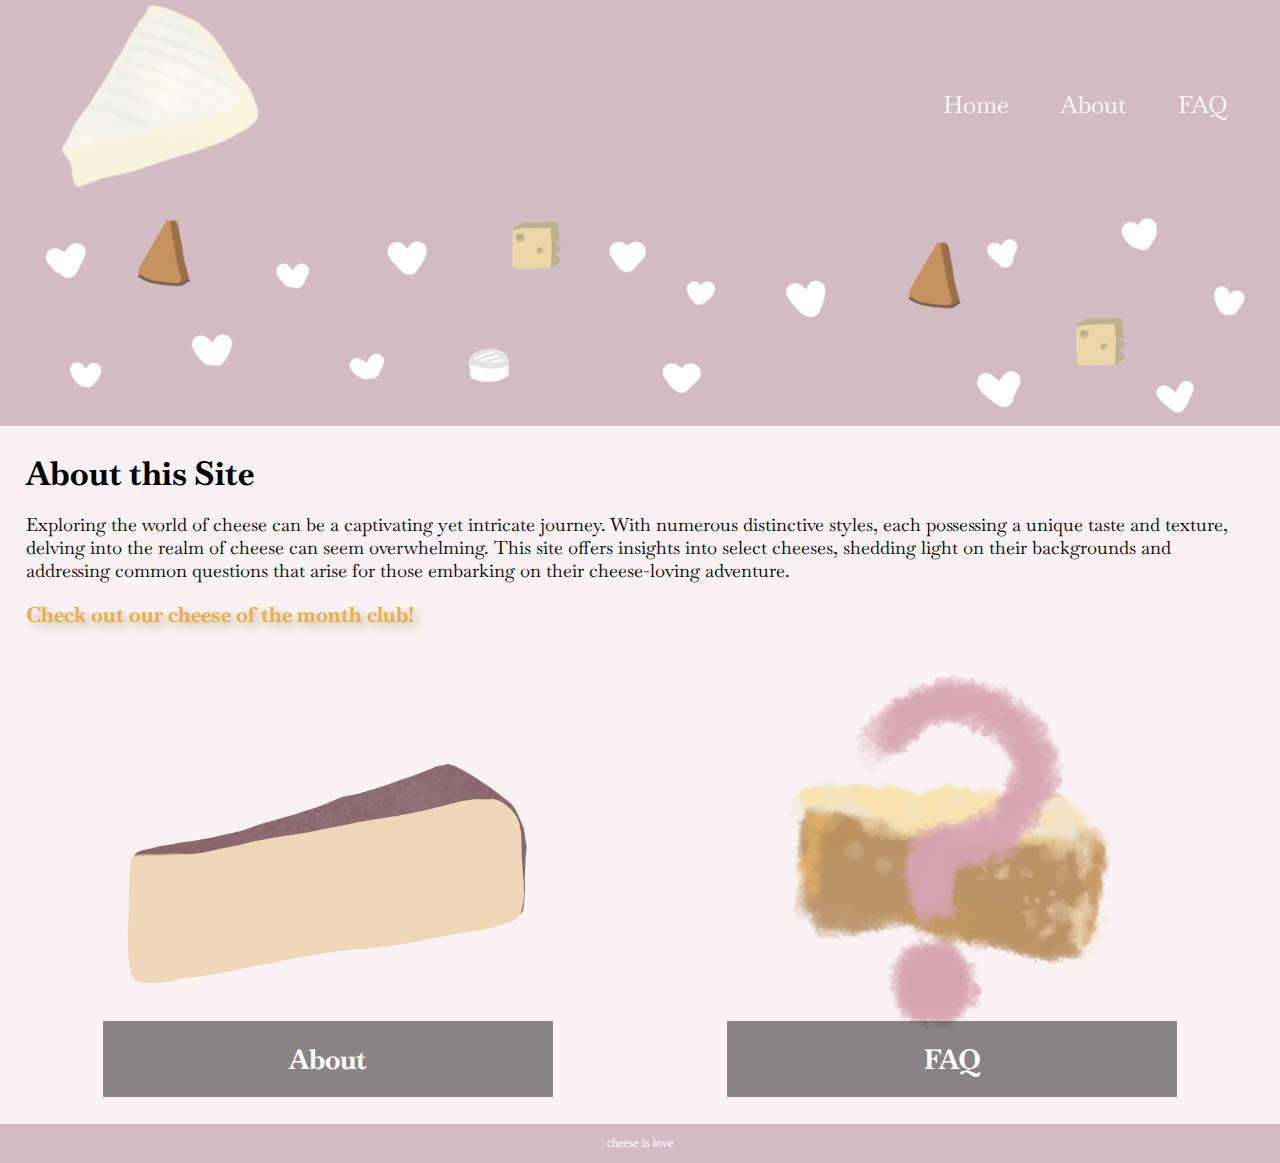
<file: index.html>
<!DOCTYPE html>
<!--This website was created by Megan Bawden-->
<html lang = "en">
<head>
	<title>Cheese</title>
	<meta charset="utf-8">
	<link rel="stylesheet" href="css/styles.css">
	<meta name="viewport" content="width=device-width, initial-scale=1">
	<link rel="preconnect" href="https://fonts.googleapis.com">
<link rel="preconnect" href="https://fonts.gstatic.com" crossorigin>
<link href="https://fonts.googleapis.com/css2?family=Baskervville&display=swap" rel="stylesheet">
	<link rel="shortcut icon" href="images/favicon.ico">
	<link rel="icon" type="image/png" sizes="32x32" href="images/favicon-32.png">
	<link rel="apple-touch-icon" sizes="180x180" href="images/apple-touch-icon.png"> 
	<link rel="icon" sizes="192x192" href="images/android-chrome-192.png"> 
	 	 
</head>
	<body>

	<div id = "container">

		 <!-- Use the header area for the website name or logo --> 
		<header>
		<a href = "index.html"><img src= "images/lilbrie.png" alt= "stars logo"></a>
		</header>
		
		<!-- Use the nav area to add hyperlinks to other pages within the website --> 	
		<nav>
			<ul>
			<li><a href="index.html">Home</a></li> 
				<li><a href="about.html">About</a></li>
				<li><a href="faq.html">FAQ</a></li>
			</ul> 
		</nav>
		
		<!--hero image-->
		<div id = "hero" class="tablet-desktop">
			<img src="images/sm-chz-hearts.png" alt="happy birthday leslie"> 
		</div>
		<!-- Use the main area to add main content of the webpage--> 	
		<main>
			<div class="mobile">
			<h1>About this Site</h1>
			<p>Exploring the world of cheese can be a captivating yet intricate journey. With numerous distinctive styles, each possessing a unique taste and texture, delving into the realm of cheese can seem overwhelming. 
			This site offers insights into select cheeses, shedding light on their backgrounds and addressing common questions that arise for those embarking on their cheese-loving adventure. </p>
			
				
			 
			</div>
		<div class = "tablet-desktop">	
			<h1>About this Site</h1>
			<p>Exploring the world of cheese can be a captivating yet intricate journey. With numerous distinctive styles, each possessing a unique taste and texture, delving into the realm of cheese can seem overwhelming. 
			This site offers insights into select cheeses, shedding light on their backgrounds and addressing common questions that arise for those embarking on their cheese-loving adventure.</p>
			<p> <a class= external-link href="welcome.html"><span class = "action">Check out our cheese of the month club!</span> </a> </p>
					

			
		</div>
			<div class="grid">
				<figure class="frame">
					<a href="about.html"><img src="images/merlot.png" alt="sun art"></a> 
					<figcaption class="pic-text">About</figcaption> 
				</figure>
				
				<figure class="frame">
					<a href="faq.html"><img src="images/parmq.png" alt="healthy food in the shape of a heart"></a> 
					<figcaption class="pic-text">FAQ</figcaption> 
				</figure>
				
				
			</div>
			
		</main>
		 <!-- Use the footer area to add webpage footer content --> 
		<footer>
			<p>cheese is love<p>
		</footer>
	
	</div>
	
</body>

</html>
</file>
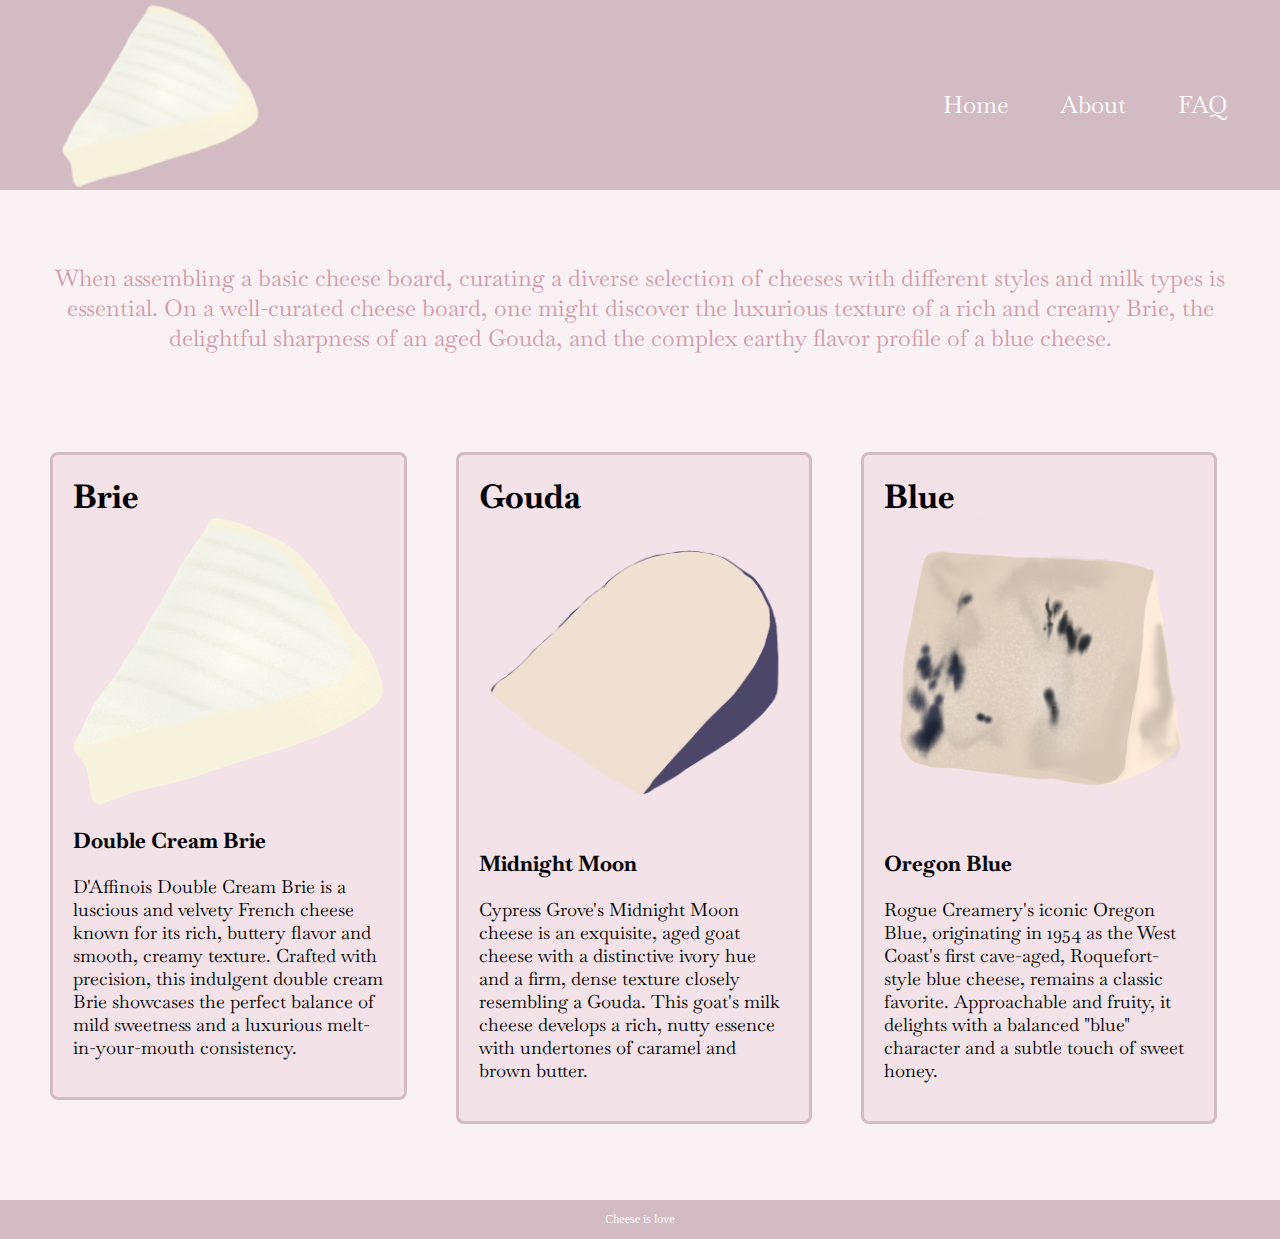
<file: about.html>
<!DOCTYPE html>
<!--This website was created by Megan Bawden-->
<html lang = "en">
<head>
	<title>Cheese</title>
	<meta charset="utf-8">
	<link rel="stylesheet" href="css/styles.css">
	<meta name="viewport" content="width=device-width, initial-scale=1">
	<link rel="preconnect" href="https://fonts.googleapis.com">
<link rel="preconnect" href="https://fonts.gstatic.com" crossorigin>
<link href="https://fonts.googleapis.com/css2?family=Baskervville&display=swap" rel="stylesheet">
	<link rel="shortcut icon" href="images/favicon.ico">
	<link rel="icon" type="image/png" sizes="32x32" href="images/favicon-32.png">
	<link rel="apple-touch-icon" sizes="180x180" href="images/apple-touch-icon.png"> 
	<link rel="icon" sizes="192x192" href="images/android-chrome-192.png"> 
	 
</head>
<body>

	<section id="container">

		 <!-- Use the header area for the website name or logo --> 
		<header>
		
		<a href = "index.html"><img src= "images/lilbrie.png" alt= "stars logo" ></a>
		</header>
			
		<!-- Use the nav area to add hyperlinks to other pages within the website --> 	
		<nav>
			<ul>
				<li><a href="index.html">Home</a></li> 
				<li><a href="about.html">About</a></li>
				<li><a href="faq.html">FAQ</a></li>
			</ul> 
		</nav>
	</section>
		<!-- Use the main area to add main content of the webpage--> 	
		<main>
		<aside class = "grid-item5">
			
			<p>When assembling a basic cheese board, 
			curating a diverse selection of cheeses with different styles and milk types is essential.
			On a well-curated cheese board, one might discover the luxurious texture of a rich and creamy Brie, the delightful sharpness of an aged Gouda, 
			and the complex earthy flavor profile of a blue cheese. </p>
		</aside>
		<section id= "sky" class = "tablet-desktop">
		</section>
	
		
		<section id="sun">
			<h1>Brie</h1>
			
			<img src="images/brie.png" alt="taurus sun" class= "round">
			
			<h3>Double Cream Brie</h3>
			<p>D'Affinois Double Cream Brie is a luscious and velvety French cheese known for its rich, buttery flavor and smooth, 
			creamy texture. Crafted with precision, this indulgent double cream Brie showcases the perfect balance of mild sweetness
			and a luxurious melt-in-your-mouth consistency.</p>
			
		
		</section>
		
		<section id = "moon">
			<h1>Gouda</h1>
			<img src="images/midnight-moon.png" 
			alt="midnight moon cheese" class= "round" >
			<h3>Midnight Moon</h3>
			<p>Cypress Grove's Midnight Moon cheese is an exquisite,
			aged goat cheese with a distinctive ivory hue and a firm,
			dense texture closely resembling a Gouda. This goat's milk cheese develops a rich,
			nutty essence with undertones of caramel and brown butter. </p>
		</section>
		
		<section id="rising">
		<h1>Blue</h1>
		<img src="images/blue.png" alt="sagittarius" class="round">
		<h3>Oregon Blue</h3>
		<p> Rogue Creamery's iconic Oregon Blue, 
		originating in 1954 as the West Coast's first cave-aged, Roquefort-style blue cheese,
		remains a classic favorite. Approachable and fruity, it delights with a balanced "blue" 
		character and a subtle touch of sweet honey.</p>
		
		</section>
		<section id= "sky" class = "tablet-desktop">
		</section>
		
		
		</main>
		
		 <!-- Use the footer area to add webpage footer content --> 
		<footer>
			<p>Cheese is love<p>	
		</footer>
		
	
	
</body>
</html>
</file>
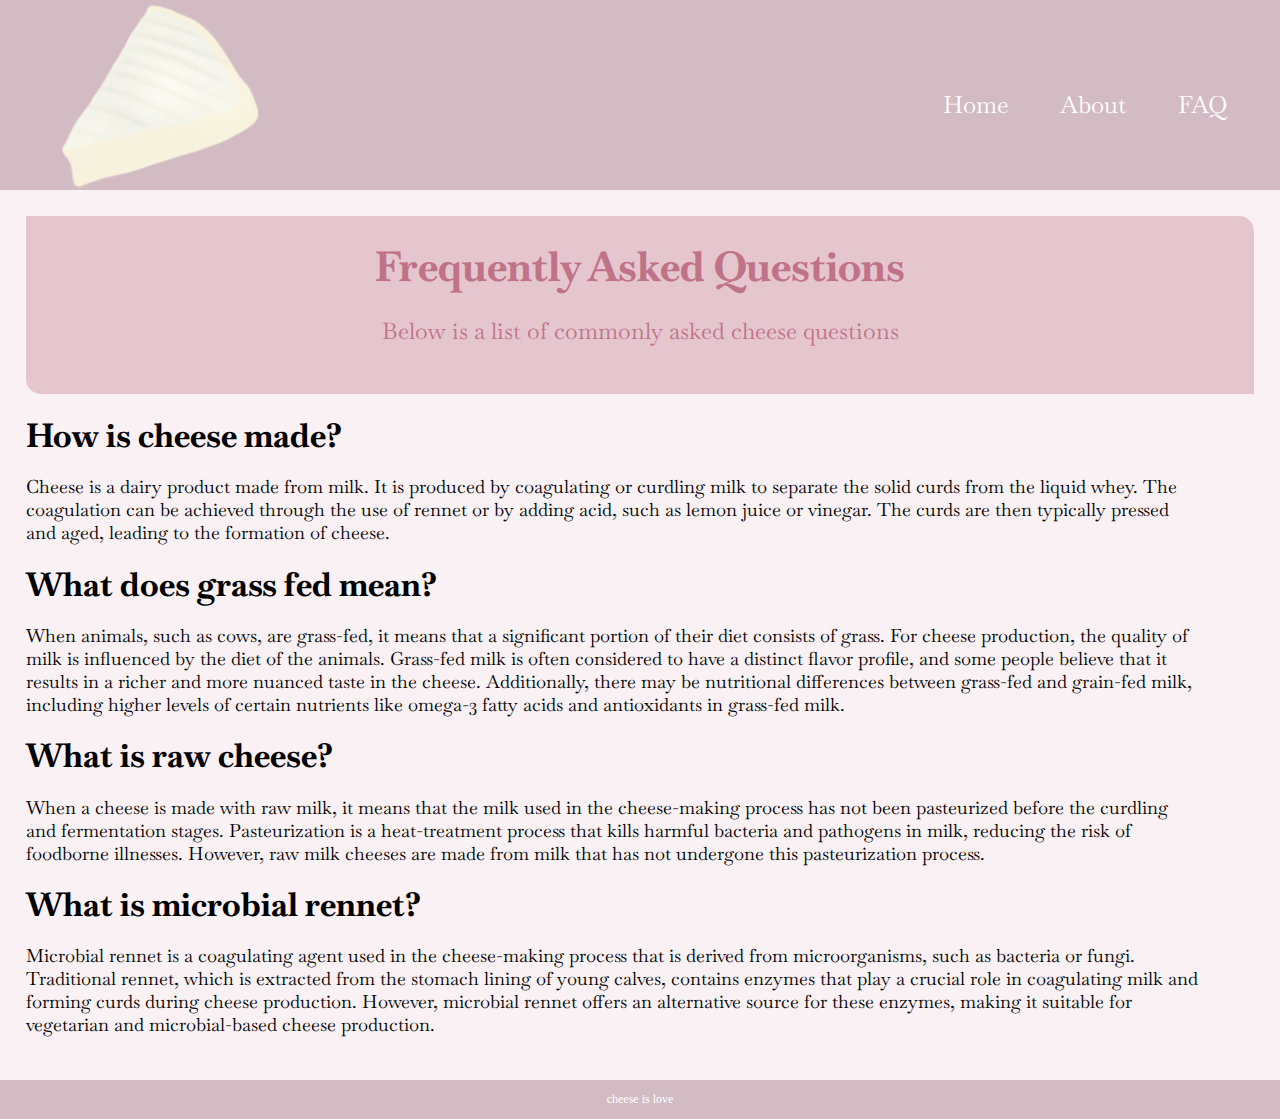
<file: faq.html>
<!DOCTYPE html>
<!--This website was created by Megan Bawden 2.12.2022-->
<html lang = "en">
<head>
	<title>Cheese</title>
	<meta charset="utf-8">
	<link rel="stylesheet" href="css/styles.css">
	<meta name="viewport" content="width=device-width, initial-scale=1">
<link rel="preconnect" href="https://fonts.googleapis.com">
<link rel="preconnect" href="https://fonts.gstatic.com" crossorigin>
<link href="https://fonts.googleapis.com/css2?family=Baskervville&display=swap" rel="stylesheet">
	<link rel="shortcut icon" href="images/favicon.ico">
	<link rel="icon" type="image/png" sizes="32x32" href="images/favicon-32.png">
	<link rel="apple-touch-icon" sizes="180x180" href="images/apple-touch-icon.png"> 
	<link rel="icon" sizes="192x192" href="images/android-chrome-192.png"> 
	 
</head>
<body>

	<div id="container">

		 <!-- Use the header area for the website name or logo --> 
		<header>
		<a href = "index.html"><img src= "images/lilbrie.png" alt= "stars logo"></a>
		</header>
			
		<!-- Use the nav area to add hyperlinks to other pages within the website --> 	
		<nav>
			<ul>
				<li><a href="index.html">Home</a></li> 
				<li><a href="about.html">About</a></li>
				<li><a href="faq.html">FAQ</a></li>
			</ul> 
		</nav>
		<!-- Use the main area to add main content of the webpage--> 	
		<main class = "grid">
		<aside class = "grid-item4">
			<h1>Frequently Asked Questions</h1>
			<p>Below is a list of commonly asked cheese questions</p>
		</aside>
		
			<div class="mobile">
			<h1>How is cheese made?</h1>
			<p>Cheese is a dairy product made from milk.
			It is produced by coagulating or curdling milk to separate the solid curds from the liquid whey.
			The coagulation can be achieved through the use of rennet or by adding acid, such as lemon juice or vinegar.
			The curds are then typically pressed and aged, leading to the formation of cheese.</p>
			<h1>What does grass fed mean?</h1>
			<p> When animals, such as cows, are grass-fed, it means that a significant portion of their diet consists of grass.
			For cheese production, the quality of milk is influenced by the diet of the animals.
			Grass-fed milk is often considered to have a distinct flavor profile,
			and some people believe that it results in a richer and more nuanced taste in the cheese. 
			Additionally, there may be nutritional differences between grass-fed and grain-fed milk,
			including higher levels of certain nutrients like omega-3 fatty acids and antioxidants in grass-fed milk. </p>
			<h1>What is raw cheese?</h1>
			<p>When a cheese is made with raw milk, it means that the milk used in the cheese-making process has not been pasteurized before the curdling and fermentation stages.
			Pasteurization is a heat-treatment process that kills harmful bacteria and pathogens in milk, 
			reducing the risk of foodborne illnesses. However, raw milk cheeses are made from milk 
			that has not undergone this pasteurization process. 
			</p>
			<h1>What is microbial rennet?</h1>
			<p>Microbial rennet is a coagulating agent used in the cheese-making process that is derived from microorganisms, such as bacteria or fungi. Traditional rennet,
			which is extracted from the stomach lining of young calves, contains enzymes that play a crucial role in coagulating milk 
			and forming curds during cheese production. However, microbial rennet offers an alternative source for these enzymes,
			making it suitable for vegetarian and microbial-based cheese production.</p>
			</div>
		<div class = "tablet-desktop">	

			<h1>How is cheese made?</h1>
			<p>Cheese is a dairy product made from milk.
			It is produced by coagulating or curdling milk to separate the solid curds from the liquid whey.
			The coagulation can be achieved through the use of rennet or by adding acid, such as lemon juice or vinegar.
			The curds are then typically pressed and aged, leading to the formation of cheese.</p>
			<h1>What does grass fed mean?</h1>
			<p> When animals, such as cows, are grass-fed, it means that a significant portion of their diet consists of grass.
			For cheese production, the quality of milk is influenced by the diet of the animals.
			Grass-fed milk is often considered to have a distinct flavor profile,
			and some people believe that it results in a richer and more nuanced taste in the cheese. 
			Additionally, there may be nutritional differences between grass-fed and grain-fed milk,
			including higher levels of certain nutrients like omega-3 fatty acids and antioxidants in grass-fed milk. </p>
			<h1>What is raw cheese?</h1>
			<p>When a cheese is made with raw milk, it means that the milk used in the cheese-making process has not been pasteurized before the curdling and fermentation stages.
			Pasteurization is a heat-treatment process that kills harmful bacteria and pathogens in milk, 
			reducing the risk of foodborne illnesses. However, raw milk cheeses are made from milk 
			that has not undergone this pasteurization process. 
			</p>
			<h1>What is microbial rennet?</h1>
			<p>Microbial rennet is a coagulating agent used in the cheese-making process that is derived from microorganisms, such as bacteria or fungi. Traditional rennet,
			which is extracted from the stomach lining of young calves, contains enzymes that play a crucial role in coagulating milk 
			and forming curds during cheese production. However, microbial rennet offers an alternative source for these enzymes,
			making it suitable for vegetarian and microbial-based cheese production.</p>
		</div>
		
		</main>
		
		 <!-- Use the footer area to add webpage footer content --> 
			<footer>
			<p>cheese is love<p>
			</footer>
		
		
	</div>
	
</body>
</html>
</file>
<file: css/styles.css>
/*
Author: Megan Bawden
Date: 01.03.2024
File Name: styles.css
*/

/*CSS Reset */
body, header, nav, main, footer, h1, div, img, ul, figure, figcaption, section, article, aside {
	margin: 0;
	padding: 0;
	border: 0;
}

 /* Style rules for body and images */
body {
	background-color: #d3bbc3;
}

img {
	max-width:100%;
	display: block;
}

/* Style rule for box sizing applies to all elements */
*{
	box-sizing: border-box;
}
/*style rules for mobile viewport*/

/* Style rule for header */ 
header {
	top: 0;
	background-color: #d3bbc3;
	height: 190px;
}

header img {
	margin: 0 auto;
}

 /* Style rules for navigation area */ 
nav {
	padding: 1%;
	margin-bottom: 1%;	
}

nav ul {
	list-style-type: none;
	margin: 0;
	text-align: center;	
}

nav li {
	font-size: 1.5em;
	font-family: 'Baskervville', serif;
	border-top: 1px solid #fff;
}

nav li:first-child {
	border-top: none;
}

nav li a {
	display: block;
	color: #fff;
	padding: 0.5em 1em;
	text-decoration: none;	
}

/*show mobile class, hide tablet-desktop class*/
.mobile {
	display: block;
}

.tablet-desktop {
	display: none;
}

/* Style rules for main content */
main {
	background-color: #F9F1F3;
	padding: 2%;
	font-size: 1.15em;
	font-family: 'Baskervville', serif;
}

.mobile h3 {
	text-shadow: 5px 5px 8px #ccc;
}

article { 
	padding: 2%;
}

article h3 {
	text-align: center;
}

article img {
	margin: 0 auto;
}

article ul {
	margin-left: 10%;
}

article:nth-of-type(2) {
	background-color: rgba(203, 191, 234, 0.3);
}
	
.tel-link {
	background-color: #404040;
	padding: 2%;
	margin: 0 auto;
	width: 80%;
	text-align: center;
	border-radius: 5px;
}

.tel-link a {
	color: #fff;
	text-decoration: none;
	font-size: 1.5em;
	display: block;
}

.hours {
	margin-left: 10%;
}

.action {
	text-decoration: none;
	font-size: 1.15em;
	color: #EDAE49;
	font-weight: bold;
	text-shadow: 5px 5px 8px #C4B59E;
}


.frame {
	position: relative;
	max-width: 450px;
	margin: .2% auto;
}

.pic-text{
	position: absolute;
	bottom: 0;
	background: rgba(0,0,0,0.5);
	color: #fff;
	width: 100%;
	padding: 20px;
	text-align:center;
	font-family: 'Baskervville', serif;
	font-size: 1.5em;
	font-weight: bold;
}
	
#sun, #moon, #rising {
	margin: 0 2%;
	background-color: #F3E2E7;
	border: 3px solid #d3bbc3;
	border-radius: 8px;
	padding: 20px;
}


.round {
	border-radius: 8px;
}

.external-link {
	color: #666600;
	font-weight: bold;
	text-decoration: none;
}
#contact {
	text-align: center;
}

#contact .contact-email-link {
	color: #666600;
	text-decoration: none;
}

.map {
	border: 2px solid #9899A0;
	width: 95%;
	height: 50%;
}

/* Style rules for footer content */
footer p {
		font-size: 0.75em;
		text-align: center;
		color: #fff;
		padding: 0 1em;
}

footer p a {
		color: #fff;
		text-decoration: none;
}

/* Media Query for Tablet Viewport */
 @media screen and (min-width: 630px), print{
	  /* Tablet Viewport: Show tablet-desktop class, hide mobile class */ 
	  .tablet-desktop {
		  display: block;
	  }
	  
	  .mobile { 
		display: none;
	  }
	  
	 /* Tablet Viewport: Style rule for header */
	 header {
		 padding-bottom: 2%;
	 }
	 
	 /* Tablet Viewport: Style rules for nav area */
	 nav li {
		 border-top: none;
		 display: inline-block;
		 border-right: 1px solid #fff;
	 }
	 
	 nav li:last-child {
		border-right: none;
	 }

	nav li a { 
		padding: 0.1em 0.75em;
	}
			
	/* Tablet Viewport: Style rules for main content area */
	main ul {
		margin: 0 0 4% 10%;
	}
	
	
	.grid{
		display: grid;
		grid-template-columns: auto auto;
		grid-gap: 20px;
	}
	
	.pic-text {
		font-size: 1em;
		padding: 10px
	}
	aside{
		color: #C07288;
		text-align: center;
		font-size: 1.25em;	
		padding: 2%;
		background-color: rgba(210,155,171, 0.5);
		border-radius: 0 15px;	
	}
	
	.grid-item4 { 
		grid-column: 1 / span 3;
	}
	.grid-item5{
		color: rgba(210,155,171, 1);
		background-color:#F9F1F3 ;
		grid-column: 1 / span 3;
	}
	#fact {
		
		color: #C07288;
		background-color: #F9F1F3;
	}
	#sky {
		color: #F9F1F3;
		clear: left;
		border-top: 1px solid #F9F1F3;
		border-bottom: 1px solid #F9F1F3;
		background: linear-gradient(#F9F1F3, #F9F1F3);
		background-color: #F9F1F3;
		padding: 1% 2%;
	}	

	#sky dt {
		font-weight: bold;
	}

	#sky dd {
		padding: 0.5% 1% 0;
	}
	#chz
	{
	padding: 1% 2%;	
	}
	
	.tel-num { 
		font-size: 1.25em;
	}
	
	.map {
		width: 600px;
		height: 450px;
	}
	 
 }
 

 /* Media Query for Desktop Viewport */ 
	@media screen and (min-width: 1015px), print {
	/* Desktop Viewport: Style rule for header */
		header {
			width: 25%;
			float: left;
			padding-bottom: 0;
		}
		
		nav { 
			float: right;
			width: 70%;
			margin: 4em 1em 0 0;
		}
			
		nav ul {
			text-align: right;
		}
		
		nav li {
			border: none;
		}
		
		nav li a {
			padding: 0.5em 1em;
		}
		
		nav li a:hover {
			color: #000;
			background-color: #fff;
			}
		
		/* Desktop Viewport: Style Rules for main content */
		main {
			clear: left;
		}
		
		main h1 {
			
			font-size: 1.8em;
		}
		
		article h3 {
			font-size: 1.75em;
		}
		
		.pic-text {
			font-size: 1.5em;
			padding: 20px;
		}
		
		.frame { 
			opacity: 0.9;
		}
		
		.frame:hover{
			opacity: 1;
			box-shadow: 8px 8px 10px #808080;
		}
		#sun, #moon, #rising {
			width: 29%;
			float: left;
			margin: 2%;
			
		}
		
		#sky { 
			clear: left;
		}
		
		/* Media Query for Large Desktop Viewports */
		 @media screen and (min-width: 1921px) {
			 
			 #container {
				 width: 1920px;
				 margin: 0 auto;
			 
				}
		 }
		 
		 /* Media Query for Print */ 
		 @media print {
			 body {
				  background-color: #fff;
				  color: #000;
			 }
		 }
		
  }
</file>
